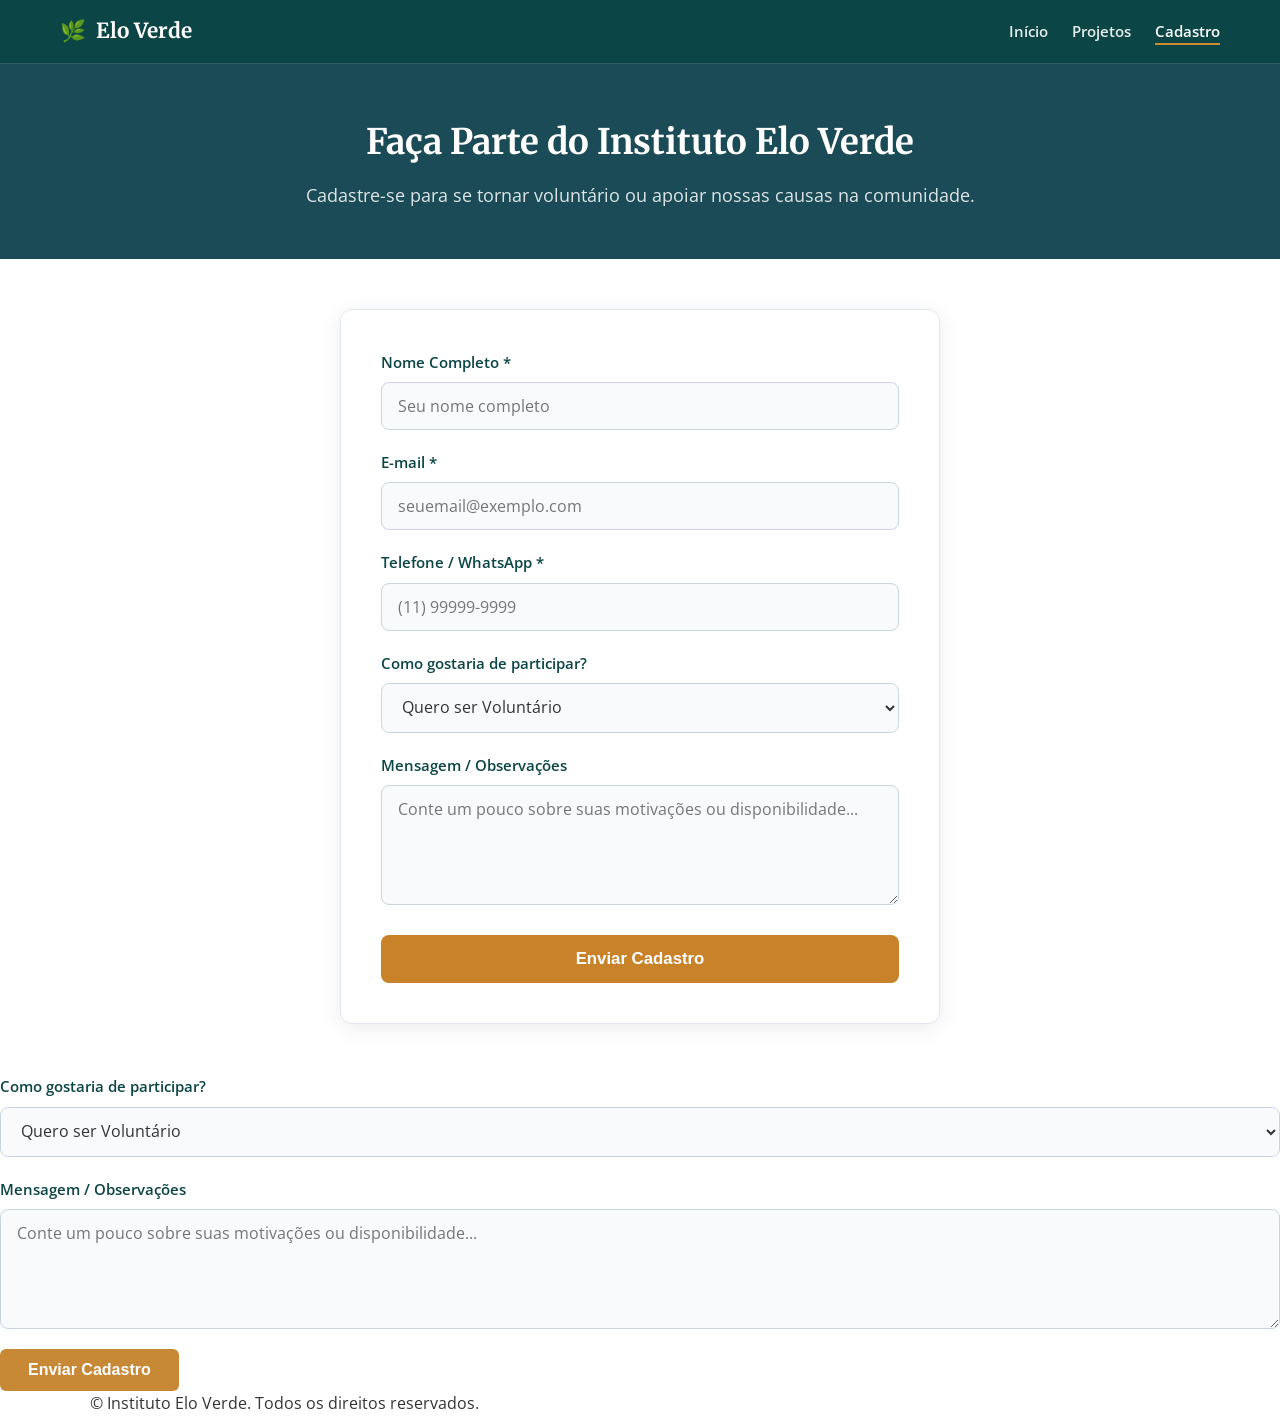
<file: cadastro.html>
<!DOCTYPE html>
<html lang="pt-BR">
<head>
  <meta charset="UTF-8">
  <meta name="viewport" content="width=device-width, initial-scale=1.0">
  <title>Cadastro - Instituto Elo Verde</title>
  <link rel="preconnect" href="https://fonts.googleapis.com">
  <link rel="preconnect" href="https://fonts.gstatic.com" crossorigin>
  <link href="https://fonts.googleapis.com/css2?family=Merriweather:wght@700&family=Open+Sans:wght@400;600&display=swap" rel="stylesheet">
  <link rel="stylesheet" href="style.css">
</head>
<body>

  <!-- Cabeçalho / Navbar -->
  <header class="navbar">
    <div class="container nav-container">
      <div class="logo">
        <span class="logo-icon">🌿</span>
        <span class="logo-text">Elo Verde</span>
      </div>
      <nav>
        <ul class="nav-links">
          <li><a href="index.html">Início</a></li>
          <li><a href="projetos.html">Projetos</a></li>
          <li><a href="cadastro.html" class="active">Cadastro</a></li>
        </ul>
      </nav>
    </div>
  </header>

  <!-- Banner da Página -->
  <section class="page-banner">
    <div class="container">
      <h1>Faça Parte do Instituto Elo Verde</h1>
      <p>Cadastre-se para se tornar voluntário ou apoiar nossas causas na comunidade.</p>
    </div>
  </section>

  <!-- Formulário -->
  <main class="form-container">
  <form>
    <div class="form-group">
      <label for="nome">Nome Completo *</label>
      <input type="text" id="nome" name="nome" placeholder="Seu nome completo" required>
    </div>

    <div class="form-group">
      <label for="email">E-mail *</label>
      <input type="email" id="email" name="email" placeholder="seuemail@exemplo.com" required>
    </div>

    <div class="form-group">
      <label for="telefone">Telefone / WhatsApp *</label>
      <input type="tel" id="telefone" name="telefone" placeholder="(11) 99999-9999" required>
    </div>

    <div class="form-group">
      <label for="participacao">Como gostaria de participar?</label>
      <select id="participacao" name="participacao">
        <option value="voluntario">Quero ser Voluntário</option>
        <option value="doador">Quero Apoiar financeiramente</option>
        <option value="parceiro">Parceria Institucional / Empresa</option>
      </select>
    </div>

    <div class="form-group">
      <label for="mensagem">Mensagem / Observações</label>
      <textarea id="mensagem" name="mensagem" placeholder="Conte um pouco sobre suas motivações ou disponibilidade..."></textarea>
    </div>

    <button type="submit" class="btn-submit">Enviar Cadastro</button>
  </form>
</main>

          <div class="form-group">
            <label for="tipo">Como gostaria de participar?</label>
            <select id="tipo" name="tipo">
              <option value="voluntario">Quero ser Voluntário</option>
              <option value="doador">Quero ser Doador Recorrente</option>
              <option value="parceiro">Empresa / Parceiro Institucional</option>
            </select>
          </div>

          <div class="form-group">
            <label for="mensagem">Mensagem / Observações</label>
            <textarea id="mensagem" name="mensagem" rows="4" placeholder="Conte um pouco sobre suas motivações ou disponibilidade..."></textarea>
          </div>

          <button type="submit" class="btn btn-primary btn-block">Enviar Cadastro</button>
        </form>
      </div>
    </div>
  </section>

  <!-- Rodapé -->
  <footer class="footer">
    <div class="container text-center">
      <p>© Instituto Elo Verde. Todos os direitos reservados.</p>
    </div>
  </footer>

</body>
</html>
</file>
<file: style.css>
/* ==========================================================
   cores
   ========================================================== */
:root {
  --primary: #1A4B56;       /* Azul Petróleo / Verde Escuro (Cabeçalho/Fundo Escuro) */
  --primary-dark: #12363E;  /* Tom escuro do rodapé */
  --accent: #C88D32;        /* Tom Ouro / Amarelado do botão Quero Doar */
  --accent-dark: #B07928;   /* Hover dos botões principais */
  --bg-light: #F9FBFB;      /* Fundo da seção Hero */
  --text-dark: #1C2B36;     /* Títulos principais */
  --text-muted: #333333;    /* Parágrafos e textos */
  --white: #FFFFFF;
  --border-color: #E2E8F0;
  --font-heading: 'Merriweather', serif;
  --font-body: 'Open Sans', sans-serif;
}

* {
  margin: 0;
  padding: 0;
  box-sizing: border-box;
}

@media (max-width: 768px) {

  body {
    padding: 0;
  }

  .form-container {
    margin: 20px 15px;
    padding: 20px;
    width: auto;
  }

  .projects-grid {
    grid-template-columns: 1fr;
    gap: 20px;
    padding: 10px 15px;
  }

  h1, .hero h1 {
    font-size: 1.8rem;
  }

  h2 {
    font-size: 1.4rem;
  }
}

body {
  font-family: var(--font-body);
  color: var(--text-muted);
  background-color: var(--white);
  line-height: 1.6;
}

.container {
  max-width: 1140px;
  margin: 0 auto;
  padding: 0 20px;
}

header {
  width: 100%;
  background-color: #0b4545; /* Cor verde do seu topo */
  padding: 15px 40px; /* 40px afasta um pouco das bordas da tela */
}

header .container,
.navbar {
  max-width: 100% !important; /* Remove o limite centralizado no topo */
  display: flex !important;
  justify-content: space-between !important; /* Logo na esquerda, menu na direita */
  align-items: center;
  margin: 0;
  width: 100%;
}
.logo {
  display: flex;
  align-items: center;
  gap: 10px;
  color: var(--white);
  font-family: var(--font-heading);
  font-size: 1.3rem;
  font-weight: bold;
}

.nav-links {
  display: flex;
  list-style: none;
  gap: 24px;
}

.nav-links a {
  color: rgba(255, 255, 255, 0.9);
  text-decoration: none;
  font-weight: 600;
  font-size: 0.95rem;
  transition: color 0.2s ease;
}

.nav-links a:hover,
.nav-links a.active {
  color: var(--white);
  border-bottom: 2px solid var(--accent);
  padding-bottom: 2px;
}

/* ==========================================================
   BANNERS DE PÁGINAS INTERNAS
   ========================================================== */
.page-banner {
  background-color: var(--primary);
  color: var(--white);
  padding: 50px 0;
  text-align: center;
  border-top: 1px solid rgba(255, 255, 255, 0.1);
}

.page-banner h1 {
  font-family: var(--font-heading);
  font-size: 2.2rem;
  margin-bottom: 10px;
}

.page-banner p {
  font-size: 1.1rem;
  color: rgba(255, 255, 255, 0.85);
}

.hero-image img,
.img-responsive {
  width: 100%;
  height: auto;
  max-height: 450px;
  object-fit: cover;
  border-radius: 12px;
  box-shadow: 0 10px 25px rgba(0, 0, 0, 0.1);
  transition: transform 0.3s ease;
}

.hero-image img:hover {
  transform: scale(1.02);
}

.hero-container {
  display: flex;
  align-items: center;
  justify-content: space-between;
  gap: 40px;
  padding: 60px 0;
}

.hero-content {
  flex: 1;
}

.hero-image {
  flex: 1;
}

@media (max-width: 768px) {
  .hero-container {
    flex-direction: column;
    text-align: center;
  }
}

/* ==========================================================
   BOTÕES
   ========================================================== */
.btn {
  padding: 12px 28px;
  font-size: 1rem;
  font-weight: 600;
  border-radius: 6px;
  display: inline-block;
  transition: all 0.3s ease;
}

.btn-primary {
  background-color: #c88937; /* Laranja/dourado de destaque */
  color: #fff;
  border: none;
}

.btn-primary:hover {
  background-color: #b0752a;
  transform: translateY(-2px);
}

/* ==========================================================
   QUEM SOMOS & CONQUISTAS
   ========================================================== */
.about {
  background-color: var(--primary);
  color: var(--white);
  padding: 60px 0;
}

.section-title {
  font-family: var(--font-heading);
  font-size: 2rem;
  margin-bottom: 30px;
  color: var(--text-dark);
}

.section-title.text-light {
  color: var(--white);
}

.grid-3 {
  display: grid;
  grid-template-columns: repeat(3, 1fr);
  gap: 30px;
}

.about-card h3 {
  font-family: var(--font-heading);
  font-size: 1.3rem;
  margin-bottom: 12px;
  color: var(--accent);
}

.about-card p {
  color: rgba(255, 255, 255, 0.9);
  font-size: 0.95rem;
}

.achievements {
  padding: 60px 0;
  background-color: var(--white);
}

.achievements-list {
  list-style-type: disc;
  padding-left: 24px;
}

.achievements-list li {
  font-size: 1.05rem;
  margin-bottom: 12px;
  color: var(--text-muted);
}

.stat-card {
  background: #f4f7f6;
  padding: 25px;
  border-radius: 10px;
  text-align: center;
  border-left: 4px solid #c88937;
}

.stat-number {
  font-size: 2.2rem;
  font-weight: 800;
  color: #0b4545;
  display: block;
  margin-bottom: 8px;
}

/* ==========================================================
   PROJETOS
   ========================================================== */
.projects-grid {
  display: grid;
  grid-template-columns: repeat(auto-fit, minmax(320px, 1fr));
  gap: 30px;
  max-width: 1200px; 
  margin: 40px auto;
  padding: 0 20px;
}

.project-card {
  background: #ffffff;
  border-radius: 12px;
  overflow: hidden;
  box-shadow: 0 4px 15px rgba(0, 0, 0, 0.08);
  border: 1px solid #e0e0e0;
  display: flex;
  flex-direction: column;
  transition: transform 0.3s ease, box-shadow 0.3s ease;
}

.project-card:hover {
  transform: translateY(-5px);
  box-shadow: 0 10px 25px rgba(0, 0, 0, 0.12);
}

.card-image {
  position: relative;
  height: 180px;
}

.card-image img {
  width: 100%;
  height: 100%;
  object-fit: cover;
}

.category-tag {
  position: absolute;
  top: 12px;
  left: 12px;
  background-color: #c88937;
  color: #fff;
  font-size: 0.75rem;
  font-weight: 700;
  padding: 4px 10px;
  border-radius: 20px;
  text-transform: uppercase;
}

.card-content {
  padding: 20px;
  display: flex;
  flex-direction: column;
  flex-grow: 1;
}

.card-content h3 {
  color: #0b4545;
  font-size: 1.25rem;
  margin-bottom: 10px;
}

.card-content p {
  color: #555;
  font-size: 0.9rem;
  line-height: 1.5;
  margin-bottom: 15px;
  flex-grow: 1;
}

/* Barra de progresso */
.progress-container {
  margin-bottom: 15px;
}

.progress-text {
  display: flex;
  justify-content: space-between;
  font-size: 0.8rem;
  color: #666;
  margin-bottom: 5px;
}

.progress-bar {
  background: #e9ecef;
  height: 8px;
  border-radius: 4px;
  overflow: hidden;
}

.progress-fill {
  background: #0b4545;
  height: 100%;
  border-radius: 4px;
}

/* Estatísticas do card */
.card-stats {
  border-top: 1px dashed #e0e0e0;
  padding-top: 12px;
  margin-bottom: 15px;
  font-size: 0.85rem;
  color: #444;
  display: flex;
  flex-direction: column;
  gap: 4px;
}

/* Botão do card */
.btn-card {
  background-color: #0b4545;
  color: #fff;
  text-align: center;
  padding: 10px;
  border-radius: 6px;
  text-decoration: none;
  font-weight: 600;
  font-size: 0.9rem;
  transition: background-color 0.2s ease;
}

.btn-card:hover {
  background-color: #c88937;
}

.callout-box {
  background-color: #f4f7f6;
  border-radius: 12px;
  padding: 40px 20px;
  margin: 50px auto 30px;
  max-width: 1100px;
  border: 1px solid #e0e0e0;
  text-align: center;
}

.callout-box h2 {
  color: #0b4545;
  font-size: 1.6rem;
  margin-bottom: 10px;
}

.callout-box p {
  color: #555;
  margin-bottom: 20px;
  max-width: 700px;
  margin-left: auto;
  margin-right: auto;
}

/* ==========================================================
   SEÇÃO DE BLOG / NOTÍCIAS
   ========================================================== */
.blog-section {
  padding: 60px 0;
  background-color: var(--white);
}

.blog-card {
  background-color: var(--bg-light);
  padding: 24px;
  border-radius: 8px;
  border: 1px solid var(--border-color);
  transition: transform 0.3s ease, box-shadow 0.3s ease;
  display: flex;
  flex-direction: column;
}

.blog-card:hover {
  transform: translateY(-5px);
  box-shadow: 0 8px 20px rgba(0, 0, 0, 0.06);
}

.blog-date {
  font-size: 0.8rem;
  font-weight: 600;
  color: var(--accent);
  margin-bottom: 10px;
  text-transform: uppercase;
}

.blog-card h3 {
  font-family: var(--font-heading);
  font-size: 1.2rem;
  color: var(--primary);
  margin-bottom: 10px;
  line-height: 1.3;
}

.blog-card p {
  font-size: 0.9rem;
  color: var(--text-muted);
  margin-bottom: 15px;
  flex-grow: 1;
}

.read-more {
  color: var(--primary);
  font-weight: 700;
  text-decoration: none;
  font-size: 0.9rem;
  transition: color 0.2s ease;
}

.read-more:hover {
  color: var(--accent);
}

/* ==========================================================
   SEÇÃO DE PARCEIROS
   ========================================================== */
.partners-section {
  padding: 50px 0;
  background-color: var(--bg-light);
  border-top: 1px solid var(--border-color);
}

.partners-grid {
  display: flex;
  justify-content: space-around;
  align-items: center;
  flex-wrap: wrap;
  gap: 30px;
  margin-top: 20px;
}

.partner-logo {
  font-family: var(--font-heading);
  font-size: 1.2rem;
  font-weight: bold;
  color: var(--primary);
  opacity: 0.7;
  filter: grayscale(100%);
  transition: opacity 0.3s ease, filter 0.3s ease;
  padding: 10px 20px;
}

.partner-logo:hover {
  opacity: 1;
  filter: grayscale(0%);
}

.form-container {
  max-width: 600px;
  margin: 50px auto;
  background-color: #ffffff;
  padding: 40px;
  border-radius: 12px;
  box-shadow: 0 4px 20px rgba(0, 0, 0, 0.08);
  border: 1px solid #e2e8f0;
}

.form-group {
  margin-bottom: 20px;
  display: flex;
  flex-direction: column;
}

.form-group label {
  font-weight: 600;
  color: #0b4545;
  margin-bottom: 8px;
  font-size: 0.95rem;
}

.form-group input,
.form-group select,
.form-group textarea {
  width: 100%;
  padding: 12px 16px;
  border: 1px solid #cbd5e1;
  border-radius: 8px;
  font-size: 1rem;
  font-family: inherit;
  color: #333333;
  background-color: #f8fafc;
  transition: all 0.3s ease;
  box-sizing: border-box;
}

.form-group input:focus,
.form-group select:focus,
.form-group textarea:focus {
  outline: none;
  border-color: #0b4545;
  background-color: #ffffff;
  box-shadow: 0 0 0 3px rgba(11, 69, 69, 0.15);
}

.form-group textarea {
  resize: vertical;
  min-height: 120px;
}

/* Botão de Envio */
.btn-submit {
  width: 100%;
  padding: 14px;
  background-color: #c8832a; /* Cor marrom/dourada do seu botão atual */
  color: #ffffff;
  border: none;
  border-radius: 8px;
  font-size: 1.05rem;
  font-weight: bold;
  cursor: pointer;
  transition: background-color 0.3s ease, transform 0.1s ease;
  margin-top: 10px;
}

.btn-submit:hover {
  background-color: #b07120;
  transform: translateY(-1px);
}

.form-group {
  margin-bottom: 20px;
  display: flex;
  flex-direction: column;
}

.form-group label {
  font-weight: 600;
  color: #0b4545;
  margin-bottom: 8px;
  font-size: 0.95rem;
}

.form-group input,
.form-group select,
.form-group textarea {
  width: 100%;
  padding: 12px 16px;
  border: 1px solid #cbd5e1;
  border-radius: 8px;
  font-size: 1rem;
  font-family: inherit;
  color: #333333;
  background-color: #f8fafc;
  transition: all 0.3s ease;
  box-sizing: border-box;
}

.form-group input:focus,
.form-group select:focus,
.form-group textarea:focus {
  outline: none;
  border-color: #0b4545;
  background-color: #ffffff;
  box-shadow: 0 0 0 3px rgba(11, 69, 69, 0.15);
}

.form-group textarea {
  resize: vertical;
  min-height: 120px;
}

/* Botão de Envio */
.btn-submit {
  width: 100%;
  padding: 14px;
  background-color: #c8832a; /* Cor marrom/dourada do seu botão atual */
  color: #ffffff;
  border: none;
  border-radius: 8px;
  font-size: 1.05rem;
  font-weight: bold;
  cursor: pointer;
  transition: background-color 0.3s ease, transform 0.1s ease;
  margin-top: 10px;
}

.btn-submit:hover {
  background-color: #b07120;
  transform: translateY(-1px);
}
</file>
